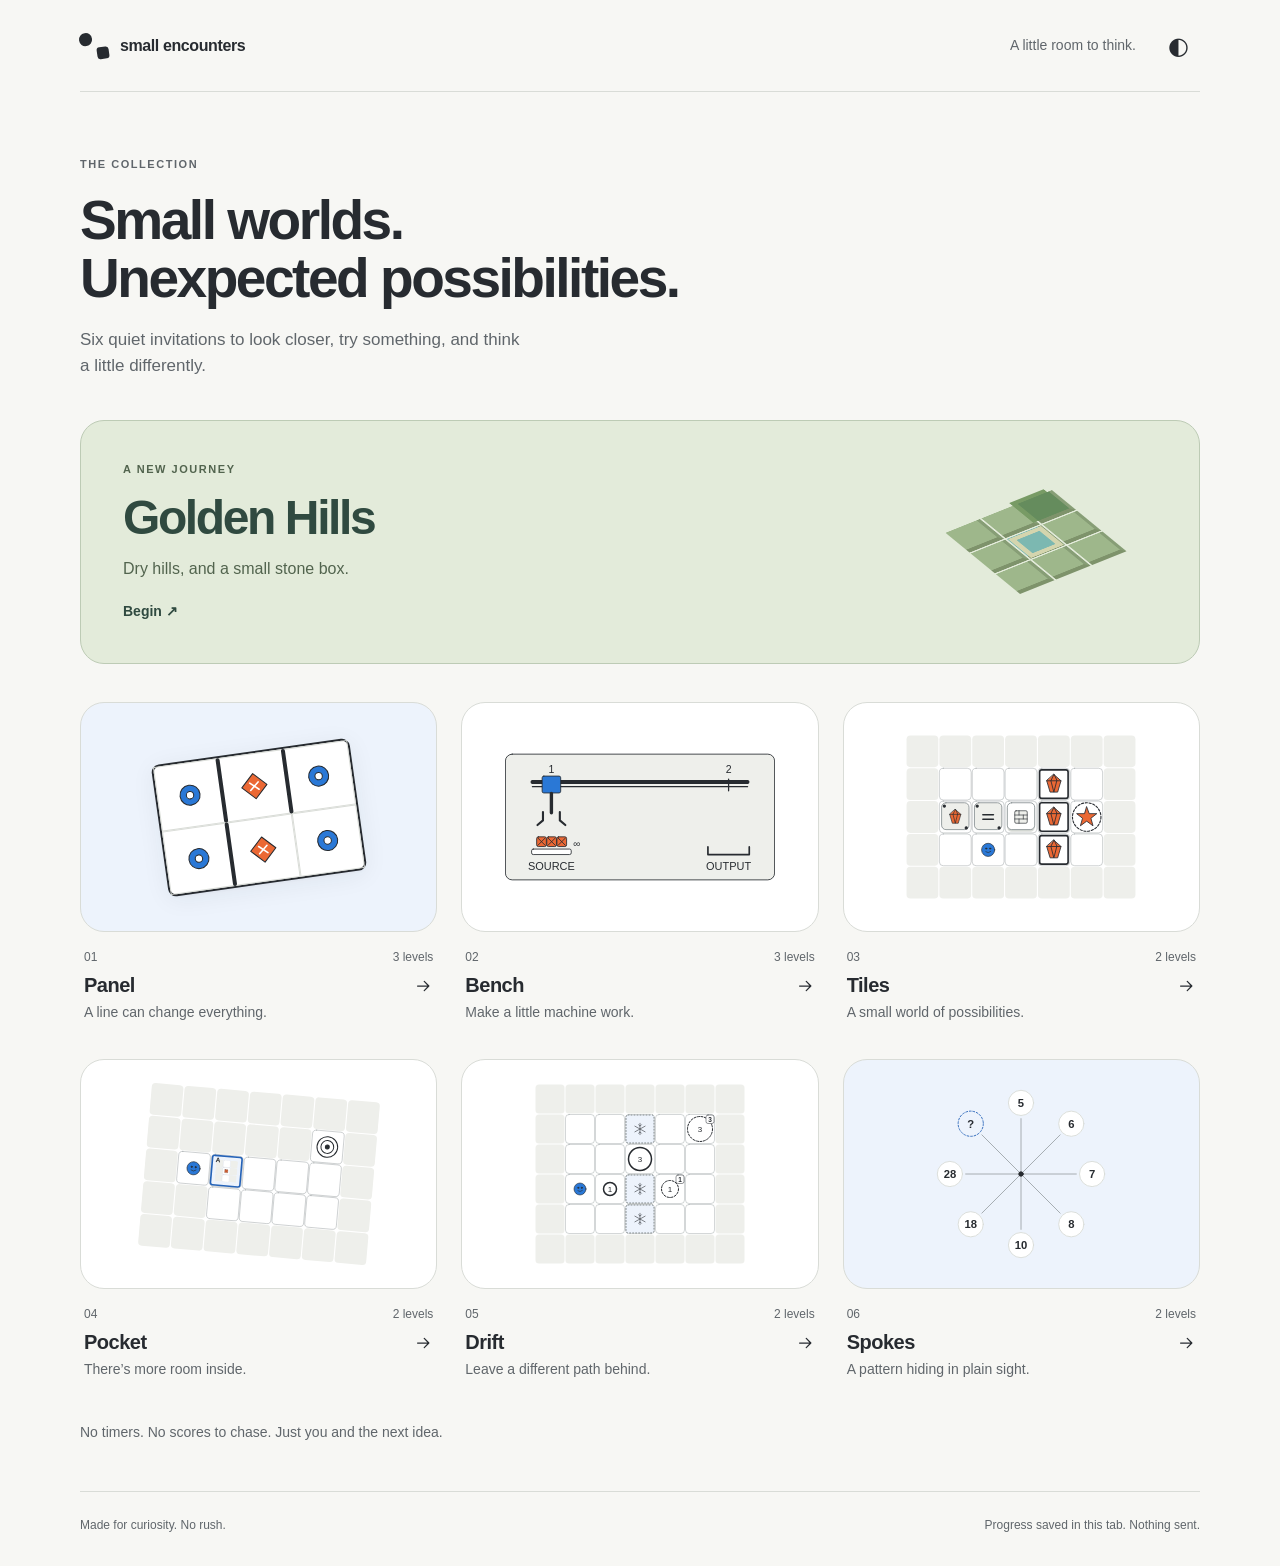
<file: index.html>
<!doctype html>
<html lang="en">
<head>
  <meta charset="utf-8">
  <meta name="viewport" content="width=device-width, initial-scale=1, viewport-fit=cover">
  <meta name="color-scheme" content="light dark">
  <meta name="theme-color" content="#f7f7f4">
  <meta name="description" content="Six small, thoughtful puzzle worlds. Take your time. Try something new.">
  <link rel="icon" href="data:image/svg+xml,%3Csvg xmlns='http://www.w3.org/2000/svg' viewBox='0 0 32 32'%3E%3Crect width='32' height='32' rx='9' fill='%23272b30'/%3E%3Ccircle cx='11' cy='11' r='4' fill='%23ffffff'/%3E%3Crect x='17' y='17' width='8' height='8' rx='2' fill='%23ffffff'/%3E%3C/svg%3E">
  <link rel="stylesheet" href="style.css">
  <title>Small encounters · A puzzle collection</title>
</head>
<body>
  <a class="skip-link" href="#main">Skip to puzzle</a>
  <header class="site-header">
    <a class="brand" href="./" aria-label="Small encounters collection"><span class="brand-mark" aria-hidden="true"><i></i><i></i></span><span>small encounters</span></a>
    <div class="header-actions"><span class="header-note">A little room to think.</span><button id="appearance" class="icon-button" type="button" aria-label="Appearance: system" title="Change appearance"><span aria-hidden="true">◐</span></button></div>
  </header>
  <main id="main" tabindex="-1"><div id="app"></div></main>
  <footer class="site-footer"><span>Made for curiosity. No rush.</span><span id="privacy">No accounts. No tracking.</span></footer>
  <dialog id="help-dialog" aria-labelledby="help-title"><div class="dialog-heading"><h2 id="help-title">How to play</h2><button id="close-help" class="icon-button" aria-label="Close help" type="button">×</button></div><div id="help-content"></div></dialog>
  <noscript><p class="noscript">JavaScript is needed to play these puzzles. No downloads or account required.</p></noscript>
  <script type="module" src="app.mjs"></script>
</body>
</html>
</file>
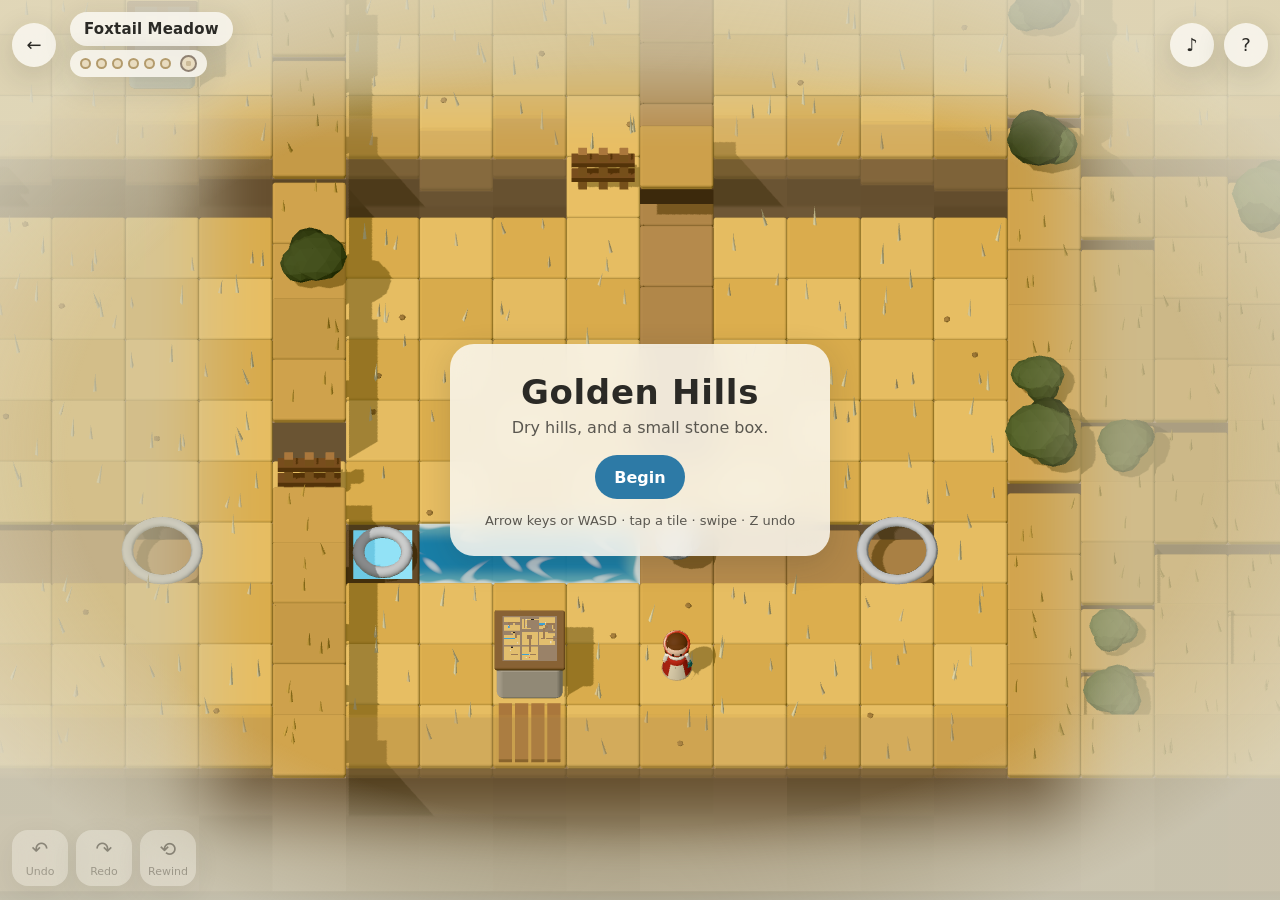
<file: goldenhills/index.html>
<!doctype html>
<html lang="en">
<head>
  <meta charset="utf-8">
  <meta name="viewport" content="width=device-width, initial-scale=1, viewport-fit=cover">
  <meta name="color-scheme" content="light">
  <title>Golden Hills</title>
  <link rel="icon" href="data:image/svg+xml,%3Csvg xmlns='http://www.w3.org/2000/svg' viewBox='0 0 16 16'%3E%3Crect x='2' y='4' width='12' height='10' rx='2' fill='%23d9c9a8'/%3E%3Cpath d='M6 14V10a2 2 0 0 1 4 0v4z' fill='%232e2620'/%3E%3Cpath d='M2 7h12' stroke='%233f9fd0' stroke-width='1.5'/%3E%3C/svg%3E">
  <link rel="stylesheet" href="./style.css">
  <script type="importmap">
    { "imports": {
      "three": "./vendor/three/three.module.js",
      "three/addons/": "./vendor/three/addons/",
      "@sparkjsdev/spark": "./vendor/spark/spark.module.min.js"
    } }
  </script>
</head>
<body>
  <main id="game">
    <div class="fog" aria-hidden="true"></div>
    <canvas id="scene" aria-describedby="status"></canvas>
    <div class="vignette" aria-hidden="true"></div>

    <header class="hud top">
      <a class="chip" id="back" href="../" aria-label="Back to the collection" hidden>←</a>
      <div class="place-wrap">
        <p id="place" class="place" aria-live="polite"></p>
        <div id="pools" class="pools" role="img" aria-label="Pools awake"></div>
      </div>
      <button class="chip" id="sound" type="button" aria-pressed="true" aria-label="Sound">♪</button>
      <button class="chip" id="help-open" type="button" aria-label="How to play">?</button>
    </header>

    <figure id="outside" class="outside" hidden aria-hidden="true"><canvas width="160" height="160"></canvas><figcaption>Outside</figcaption></figure>
    <div id="prompt" class="prompt" hidden></div>
    <p id="status" class="status" role="status" aria-live="polite"></p>

    <nav class="hud bottom" aria-label="Controls">
      <div class="pad" role="group" aria-label="Move">
        <button type="button" data-dir="up" aria-label="Up">▲</button>
        <button type="button" data-dir="left" aria-label="Left">◀</button>
        <button type="button" data-dir="down" aria-label="Down">▼</button>
        <button type="button" data-dir="right" aria-label="Right">▶</button>
      </div>
      <div class="actions">
        <button type="button" id="undo" class="action" aria-label="Undo" aria-keyshortcuts="Z"><i aria-hidden="true">↶</i><span>Undo</span></button>
        <button type="button" id="redo" class="action" aria-label="Redo" aria-keyshortcuts="Shift+Z"><i aria-hidden="true">↷</i><span>Redo</span></button>
        <button type="button" id="rewind" class="action" aria-label="Rewind a clearing" aria-keyshortcuts="R"><i aria-hidden="true">⟲</i><span>Rewind</span></button>
      </div>
    </nav>

    <section id="title" class="card title">
      <h1>Golden Hills</h1>
      <p>Dry hills, and a small stone box.</p>
      <button type="button" id="begin" class="primary">Begin</button>
      <p class="fine">Arrow keys or WASD · tap a tile · swipe · Z undo</p>
    </section>

    <div id="bubble" class="bubble" hidden aria-hidden="true">hi! thanks for the rain!</div>
  </main>

  <dialog id="ending" class="ending" aria-labelledby="ending-title">
    <h2 id="ending-title">You brought the rain back to Golden Hills.</h2>
    <p><a href="https://safii.sloprefinery.ai" target="_blank" rel="noopener">safii.sloprefinery.ai</a></p>
    <form method="dialog"><button id="stay" class="primary" autofocus>Keep walking</button></form>
  </dialog>

  <dialog id="help">
    <h2>How to play</h2>
    <ul>
      <li><b>Move</b> with arrow keys or WASD, by tapping a tile next to you, or by swiping. Tap a farther tile to walk there.</li>
      <li><b>Push</b> stones and boxes by walking into them.</li>
      <li><b>Arches</b> are doorways. Walk into one to go inside.</li>
      <li><b>Undo</b> anything with Z (Shift+Z redoes). <b>Rewind</b> (R) puts a clearing back as it began, even one you finished. Pools you woke stay awake.</li>
    </ul>
    <p>Everything else, the hills will show you.</p>
    <form method="dialog" class="row"><button type="button" id="credits-open">Credits</button><button type="button" id="replay">Start over</button><button class="primary">Close</button></form>
  </dialog>

  <dialog id="rewind-pick" aria-labelledby="rewind-title">
    <h2 id="rewind-title">Rewind which clearing?</h2>
    <p>It goes back as it began. Pools you woke stay awake, and Undo brings it back.</p>
    <ul id="rewind-list" class="pick"></ul>
    <form method="dialog"><button>Cancel</button></form>
  </dialog>

  <dialog id="credits">
    <h2>Golden Hills</h2>
    <p>Made for this collection. Rendering by three.js and Spark (MIT). Every model, texture, sound and note is generated in your browser.</p>
    <form method="dialog"><button class="primary">Close</button></form>
  </dialog>

  <script type="module" src="./app.mjs"></script>
</body>
</html>
</file>
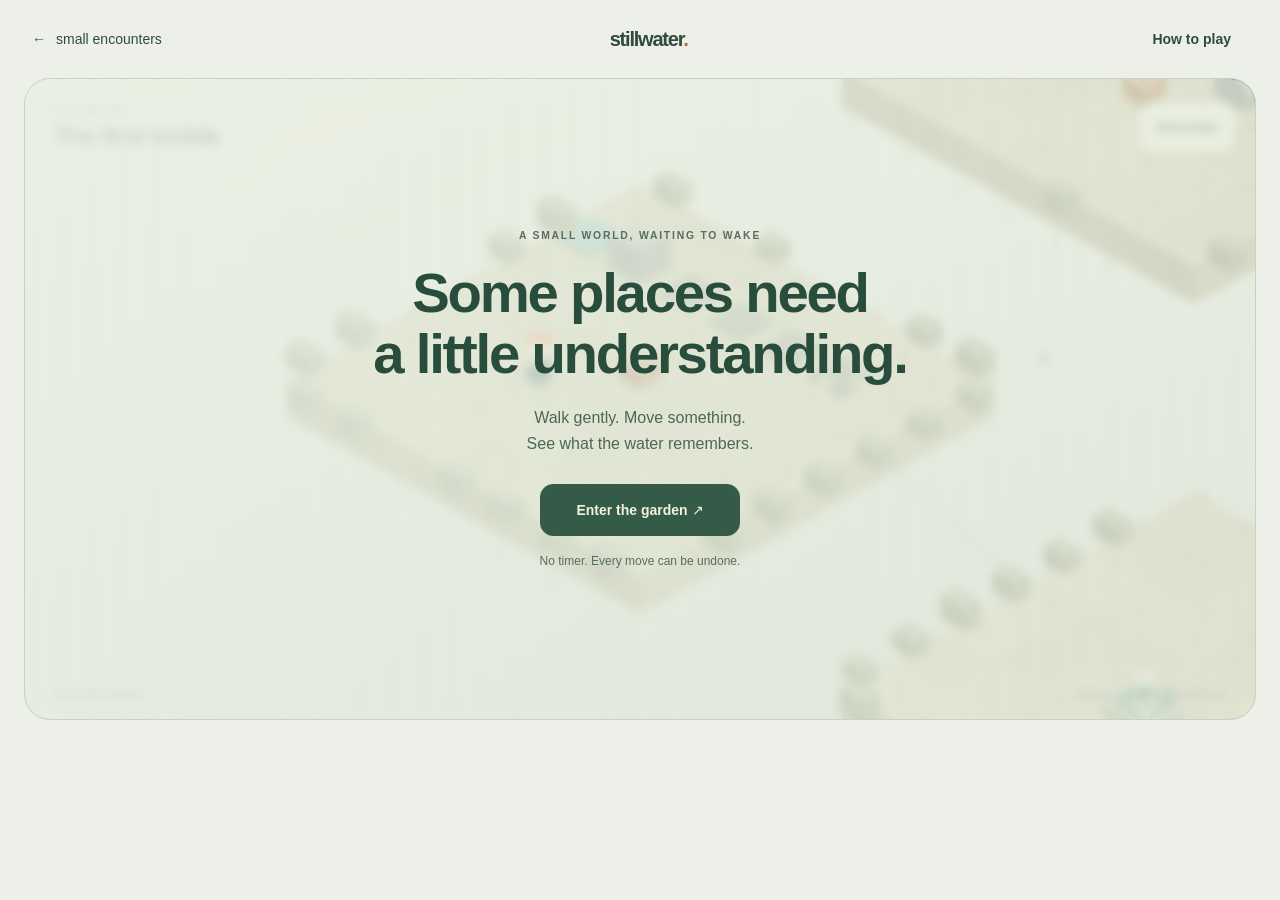
<file: garden.html>
<!doctype html>
<html lang="en">
<head>
  <meta charset="utf-8"><meta name="viewport" content="width=device-width, initial-scale=1, viewport-fit=cover">
  <meta name="theme-color" content="#edf0e8"><meta name="description" content="A small world, waiting to wake. An impossible garden to explore and restore.">
  <title>Stillwater · Small encounters</title><link rel="stylesheet" href="garden.css">
  <link rel="icon" href="data:image/svg+xml,%3Csvg xmlns='http://www.w3.org/2000/svg' viewBox='0 0 32 32'%3E%3Crect width='32' height='32' rx='9' fill='%2338564b'/%3E%3Cpath d='M16 25V12M16 17Q4 17 7 7Q18 7 16 17M16 20Q28 18 26 10Q16 10 16 20' fill='%23dce6bb'/%3E%3C/svg%3E">
</head>
<body>
  <a class="skip" href="#controls">Skip to controls</a>
  <header><a href="./" class="collection-link" aria-label="Back to puzzle collection">← <span>small encounters</span></a><span class="wordmark">stillwater<span class="wordmark-dot">.</span></span><button id="help" class="quiet">How to play</button></header>
  <main>
    <section class="world-shell" aria-label="Garden workspace">
      <div class="place-heading"><div><p class="eyebrow" id="chapter">A LIVING PUZZLE</p><h1 id="place">Stillwater</h1></div><button id="overview" class="quiet" aria-pressed="false">Overview</button></div>
      <canvas id="world" role="img" aria-label="An elevated garden. Use the board description for its current state."></canvas>
      <div class="world-caption"><span id="location">Outside</span><span id="save-status">Progress stays in this tab</span></div>
      <section id="welcome" class="welcome"><p class="eyebrow">A SMALL WORLD, WAITING TO WAKE</p><h2>Some places need<br>a little understanding.</h2><p>Walk gently. Move something.<br>See what the water remembers.</p><button id="begin" class="primary">Enter the garden <span aria-hidden="true">↗</span></button><span class="welcome-note">No timer. Every move can be undone.</span></section>
      <section id="ending" class="welcome ending" hidden><p class="eyebrow">IT WAS ALWAYS ONE GARDEN</p><h2>Everything<br>finds its way.</h2><p>The little changes were connected.<br>You brought the world back to life.</p><button id="linger" class="primary">Stay a little longer</button><button id="again" class="quiet">Begin again</button><a href="./">Back to collection</a></section>
    </section>
    <section class="bottom-bar" id="controls" aria-label="Garden controls">
      <div class="objective"><p id="objective">Bring a little life to the garden.</p><p id="status" role="status" aria-live="polite" aria-atomic="true"></p></div>
      <div class="movement"><div class="dpad" role="group" aria-label="Move"><button id="up" aria-label="Move north" title="North · W / ↑">↗</button><button id="left" aria-label="Move west" title="West · A / ←">↖</button><button id="down" aria-label="Move south" title="South · S / ↓">↙</button><button id="right" aria-label="Move east" title="East · D / →">↘</button></div><div id="enter-actions"></div><span class="keyboard-note">WASD / arrow keys</span></div>
      <div class="recovery"><button id="undo" class="quiet">↶ <span>Undo</span></button><button id="redo" class="quiet">↷ <span>Redo</span></button><button id="recover" class="quiet">↺ <span>Restore clearing</span></button><button id="describe" class="quiet">Board details</button></div>
    </section>
  </main>
  <dialog id="dialog" aria-labelledby="dialog-title"><div class="dialog-top"><h2 id="dialog-title">How to play</h2><button id="close-dialog" aria-label="Close dialog">×</button></div><div id="dialog-content"></div></dialog>
  <noscript>This garden needs JavaScript. No account, download or installation required.</noscript>
  <script type="module" src="garden-app.mjs"></script>
</body>
</html>
</file>
<file: style.css>
:root {
  color-scheme: light;
  font: 16px/1.5 -apple-system, BlinkMacSystemFont, 'Segoe UI', sans-serif;
  --page: #f7f7f4; --paper: #fff; --wash: #eeefeb; --raised: #fff;
  --ink: #272b30; --muted: #60666b; --line: #d9dcd7; --strong-line: #838b8e;
  --a: #2a78d6; --b: #eb6834; --accent: #2563b8; --accent-wash: #edf3fc;
  --focus: #2563b8; --success: #286549; --notice: #8b491c;
  --shadow: 0 4px 24px #202b3210, 0 1px 3px #202b3208;
  --radius: 24px; --gutter: clamp(12px, 3vw, 32px);
  color: var(--ink); background: var(--page);
  -webkit-font-smoothing: antialiased; font-optical-sizing: auto;
}
:root[data-theme='dark'] {
  color-scheme: dark;
  --page: #17191b; --paper: #212427; --wash: #2c3033; --raised: #303539;
  --ink: #f1f2ed; --muted: #b3b9ba; --line: #3d4346; --strong-line: #899497;
  --a: #3987e5; --b: #d95926; --accent: #99c5ff; --accent-wash: #25374c;
  --focus: #a4caff; --success: #a3d6b7; --notice: #f5bc8a;
  --shadow: 0 4px 24px #0002, 0 1px 3px #0002;
}
@media (prefers-color-scheme: dark) {
  :root:not([data-theme='light']) {
    color-scheme: dark;
    --page: #17191b; --paper: #212427; --wash: #2c3033; --raised: #303539;
    --ink: #f1f2ed; --muted: #b3b9ba; --line: #3d4346; --strong-line: #899497;
    --a: #3987e5; --b: #d95926; --accent: #99c5ff; --accent-wash: #25374c;
    --focus: #a4caff; --success: #a3d6b7; --notice: #f5bc8a;
    --shadow: 0 4px 24px #0002, 0 1px 3px #0002;
  }
}
* { box-sizing: border-box; }
[hidden] { display: none !important; }
body { margin: 0; }
button, input, select { font: inherit; }
button, a, input, select { -webkit-tap-highlight-color: transparent; }
button, select { touch-action: manipulation; }
button { color: inherit; cursor: pointer; }
button, select, input { border: 1px solid var(--line); background: var(--paper); border-radius: 12px; min-height: 44px; }
button { display: inline-flex; align-items: center; justify-content: center; gap: 8px; padding: 10px 16px; font-size: .875rem; font-weight: 550; transition: background 120ms, border-color 120ms, box-shadow 120ms; }
button:not(:disabled):hover { background: var(--wash); border-color: var(--strong-line); }
button:not(:disabled):active { background: var(--line); }
button:disabled { opacity: .4; cursor: default; }
button .icon { width: 20px; height: 20px; flex: 0 0 auto; }
select { color: var(--ink); padding: 8px 32px 8px 12px; max-width: 100%; }
input { color: var(--ink); padding: 10px 14px; }
a { color: inherit; text-underline-offset: 4px; }
a, button, input, select, [tabindex] { scroll-margin: 24px; }
:focus-visible { outline: 3px solid var(--focus); outline-offset: 4px; }
#page-title:focus, #main:focus { outline: none; }
h1, h2, h3, p { margin: 0; }
h1, h2, h3 { line-height: 1.15; }
h1 { font-size: clamp(2rem, 4vw, 2.6rem); letter-spacing: -.045em; font-weight: 650; }
h2 { font-size: 1.25rem; letter-spacing: -.025em; font-weight: 600; }
h3 { font-size: .875rem; font-weight: 650; letter-spacing: -.01em; }
p + p { margin-top: 12px; }
figure { margin: 0; min-width: 0; }
figcaption { font-size: .875rem; color: var(--muted); margin-top: 8px; text-align: center; }
fieldset { min-width: 0; border: 0; padding: 0; margin: 0; }
legend { font-size: .875rem; font-weight: 600; margin-bottom: 8px; padding: 0; }
hr { border: 0; border-top: 1px solid var(--line); margin: 24px 0; }
.eyebrow { font-size: .6875rem; letter-spacing: .14em; font-weight: 650; color: var(--muted); }
.caption, .instruction, .task { color: var(--muted); }
.caption, .keyboard-hint { font-size: .875rem; }
.primary-button, .primary-link { background: var(--ink); color: var(--paper); border: 1px solid var(--ink); border-radius: 12px; min-height: 48px; padding: 12px 22px; font-size: .875rem; font-weight: 600; text-decoration: none; display: inline-flex; align-items: center; justify-content: center; gap: 8px; }
.primary-button:not(:disabled):hover, .primary-link:hover { background: var(--muted); border-color: var(--muted); }
.primary-button .drawing { stroke: var(--paper); }
.secondary-button { background: var(--accent-wash); color: var(--accent); border-color: transparent; }
.tool-button, .text-button, .quiet-button { background: transparent; border-color: transparent; }
.text-button { padding: 10px 0; color: var(--accent); justify-content: flex-start; }
.icon-button { width: 44px; height: 44px; padding: 0; font-size: 24px; background: transparent; border-color: transparent; }
.skip-link { position: fixed; top: -80px; left: 16px; z-index: 10; padding: 12px 20px; background: var(--paper); border: 2px solid var(--ink); border-radius: 12px; }
.skip-link:focus { top: 12px; }
.site-header, #main, .site-footer { width: min(1120px, 100% - var(--gutter) * 2); margin-inline: auto; }
.site-header { display: flex; justify-content: space-between; align-items: center; min-height: 92px; border-bottom: 1px solid var(--line); gap: 16px; }
.brand { display: inline-flex; align-items: center; gap: 12px; text-decoration: none; min-height: 44px; font-size: 1rem; font-weight: 650; letter-spacing: -.025em; white-space: nowrap; }
.brand-mark { display: grid; width: 28px; height: 28px; grid-template: 1fr 1fr / 1fr 1fr; gap: 3px; transform: rotate(-8deg); }
.brand-mark i { display: block; background: var(--ink); border-radius: 50%; }
.brand-mark i + i { grid-area: 2 / 2; border-radius: 3px; }
.header-actions { display: flex; gap: 20px; align-items: center; flex-shrink: 0; }
.brand { min-width: 0; white-space: normal; }
.brand-mark { flex-shrink: 0; }
.play-topbar, .play-heading, .recovery, .playback { flex-wrap: wrap; }
.play-heading > div, .support-rail { min-width: 0; }
.level-picker { max-width: 100%; flex-wrap: wrap; }
.support-rail p { overflow-wrap: anywhere; }
.header-note { color: var(--muted); font-size: .875rem; }
.site-footer { margin-top: 48px; padding: 24px 0 32px; border-top: 1px solid var(--line); display: flex; justify-content: space-between; flex-wrap: wrap; gap: 8px 24px; color: var(--muted); font-size: .75rem; }
.collection-intro { padding: 64px 0 42px; }
.collection-intro h1 { font-size: clamp(2.3rem, 4.3vw, 3.6rem); line-height: 1.06; margin-top: 18px; white-space: pre-line; }
.collection-copy { color: var(--muted); max-width: 440px; margin-top: 20px; font-size: 1.0625rem; }
.journey-feature { display: flex; align-items: center; justify-content: space-between; gap: 24px; padding: 36px 42px; margin-bottom: 38px; border: 1px solid #bdcbb5; border-radius: 24px; background: #e3ebda; color: #304a40; text-decoration: none; overflow: hidden; }
.journey-feature h2 { font-size: clamp(2rem, 4vw, 3rem); margin: 12px 0; letter-spacing: -.05em; }
.journey-feature p:not(.eyebrow) { color: #52644e; max-width: 340px; }
.journey-feature .eyebrow { color: #52644e; }
.journey-cta { display: inline-block; font-size: .875rem; font-weight: 600; margin-top: 20px; }
.journey-preview { display: grid; grid-template-columns: repeat(3, 42px); gap: 2px; transform: rotateX(55deg) rotateZ(-35deg); margin: 20px 56px; }
.journey-preview i { height: 42px; background: #9eb78b; border-bottom: 6px solid #7e936b; border-right: 4px solid #879e76; }
.journey-preview .spring { background: #7cb8b1; outline: 6px solid #d4d5ae; outline-offset: -7px; }
.journey-preview .plant { background: #658c5d; box-shadow: -6px -6px 0 #789b65; }
@media (max-width: 700px) { .journey-feature { padding: 24px; gap: 8px; }.journey-preview { grid-template-columns: repeat(3, 25px); margin: 0 0 0 8px; }.journey-preview i { height: 25px; }.journey-feature p:not(.eyebrow) { font-size: .875rem; } }
.collection-grid { display: grid; grid-template-columns: repeat(3, minmax(0, 1fr)); gap: 36px 24px; }
.collection-card { min-width: 0; display: block; text-decoration: none; border-radius: var(--radius); }
.card-art { height: 230px; display: flex; align-items: center; justify-content: center; overflow: hidden; padding: 24px; border: 1px solid var(--line); border-radius: var(--radius); background: var(--paper); transition: box-shadow 160ms, border-color 160ms; }
.collection-card:hover .card-art { box-shadow: var(--shadow); border-color: var(--strong-line); }
.card-art > .drawing { height: 100%; max-width: 270px; }
.card-art > .spatial-board { max-width: 230px; }
.card-panel .card-art { background: var(--accent-wash); }
.card-panel .partition-board { width: 200px; transform: rotate(-8deg); box-shadow: var(--shadow); }
.card-pocket .card-art > .drawing { transform: rotate(5deg); }
.card-spokes .card-art { background: var(--accent-wash); }
.card-meta { display: flex; align-items: center; justify-content: space-between; margin: 16px 4px 8px; color: var(--muted); font-size: .75rem; }
.card-number { font-variant-numeric: tabular-nums; }
.card-title { display: flex; align-items: center; justify-content: space-between; gap: 12px; margin-inline: 4px; }
.card-title .icon { width: 20px; height: 20px; color: var(--muted); }
.collection-card > p { margin: 5px 4px 0; color: var(--muted); font-size: .875rem; }
.collection-note { margin: 42px 0 12px; font-size: .875rem; color: var(--muted); }
.play-topbar { display: flex; align-items: center; gap: 16px; padding: 20px 0; }
.back-link { display: inline-flex; gap: 8px; align-items: center; min-height: 44px; font-size: .875rem; text-decoration: none; color: var(--muted); }
.back-link .icon { width: 18px; height: 18px; }
.play-topbar select { margin-left: auto; font-size: .875rem; background: transparent; border-color: transparent; }
body[data-view='play'] .site-header { min-height: 72px; }
body[data-view='play'] .play-topbar { padding-block: 10px 14px; }
.play-heading { display: flex; justify-content: space-between; align-items: center; gap: 20px; padding: 0 0 24px; }
.task { margin-top: 8px; font-size: .9375rem; }
.level-picker { display: flex; gap: 4px; align-items: center; flex-shrink: 0; }
.level-caption { font-size: .75rem; color: var(--muted); margin-right: 12px; }
.level { width: 44px; padding: 0; border-color: transparent; background: transparent; border-radius: 50%; }
.level.selected { background: var(--ink); color: var(--paper); }
.condition-label { font-size: .875rem; color: var(--notice); margin: -8px 0 16px; }
.workspace { display: grid; grid-template-columns: minmax(0, 1fr) 250px; align-items: start; gap: 24px; }
.board-stage, .workbench, .spatial-stage, .spokes-stage { background: var(--paper); border: 1px solid var(--line); border-radius: var(--radius); padding: 28px; box-shadow: var(--shadow); min-width: 0; }
.support-rail { padding: 20px 0 16px 8px; }
.support-rail h3 { margin-bottom: 16px; }
.support-rail p { font-size: .875rem; color: var(--muted); }
.support-rail .instruction { margin-top: 18px; }
.action-dock { display: flex; align-items: center; gap: 20px; margin-top: 16px; min-height: 64px; }
.recovery { display: flex; flex-shrink: 0; gap: 2px; }
.recovery .tool-button { padding-inline: 12px; }
.feedback { color: var(--muted); font-size: .875rem; min-height: 1.5em; }
.feedback[data-tone='success'] { color: var(--success); }
.feedback[data-tone='notice'] { color: var(--notice); }
.completion { display: flex; flex-wrap: wrap; gap: 12px; align-items: center; padding: 20px 24px; margin-top: 12px; border: 1px solid var(--line); border-radius: 18px; background: var(--paper); }
.completion > div { display: flex; align-items: center; gap: 12px; margin-right: auto; }
.completion h2 { font-size: 1.125rem; }
.success-mark { display: grid; place-items: center; width: 32px; height: 32px; border: 1px solid var(--success); border-radius: 50%; color: var(--success); }
.partition-board { container-type: size; --cell-width: calc(100cqw / var(--columns)); --cell-height: calc(100cqh / var(--rows)); position: relative; width: min(100%, 400px); display: grid; grid-template-columns: repeat(var(--columns), 1fr); grid-template-rows: repeat(var(--rows), 1fr); border: 2px solid var(--ink); border-radius: 8px; background: var(--paper); margin-inline: auto; }
.panel-cell { display: grid; place-items: center; min-width: 0; border: .5px solid var(--line); }
.panel-cell .token { width: 50%; max-width: 60px; }
.panel-edge { position: absolute; width: 44px; height: 44px; min-height: 44px; padding: 0; transform: translate(-50%, -50%); border: 0; background: transparent; border-radius: 8px; z-index: 1; }
.panel-edge::after { content: ''; position: absolute; pointer-events: none; border-radius: 3px; background: var(--strong-line); }
.panel-edge.vertical::after { width: 3px; height: 24px; left: 20px; top: 10px; }
.panel-edge.horizontal::after { height: 3px; width: 24px; top: 20px; left: 10px; }
.panel-edge[aria-pressed='true']::after { background: var(--ink); }
.panel-edge.vertical[aria-pressed='true']::after { width: 6px; height: var(--cell-height); left: 19px; top: calc((44px - var(--cell-height)) / 2); }
.panel-edge.horizontal[aria-pressed='true']::after { height: 6px; width: var(--cell-width); top: 19px; left: calc((44px - var(--cell-width)) / 2); }
button.panel-edge:not(:disabled):hover { background: var(--accent-wash); }
.panel-edge:focus-visible { outline-offset: 0; }
.board-stage > .action-dock, .spatial-stage > .action-dock, .workbench > .action-dock, .spokes-stage > .action-dock { flex-direction: column; gap: 6px; border-top: 1px solid var(--line); padding-top: 10px; margin-top: 16px; min-height: 44px; }
.action-dock .feedback:empty { display: none; }
.spoke-pairs { margin-top: 12px; font-variant-numeric: tabular-nums; }
.spoke-pairs p { padding: 10px; border-bottom: 1px solid var(--line); }
.spoke-pairs + h3, .support-rail p + h3 { margin-top: 24px; }
.panel-bottom { display: flex; justify-content: space-between; align-items: center; flex-wrap: wrap; gap: 12px; padding-top: 24px; }
.panel-examples { display: flex; gap: 16px; margin-top: 20px; }
.panel-examples figure { flex: 1; }
.panel-examples .partition-board { border-width: 1px; border-radius: 4px; }
.partition-board[role='img'] .panel-edge { pointer-events: none; }
.partition-board[role='img'] .panel-edge:not([aria-pressed='true'])::after { display: none; }
.partition-board[role='img'] .panel-edge.vertical[aria-pressed='true']::after { width: 4px; left: 20px; }
.partition-board[role='img'] .panel-edge.horizontal[aria-pressed='true']::after { height: 4px; top: 20px; }
.workbench { padding: 24px; }
.machine-art .machine { max-width: 500px; margin-inline: auto; }
#machine-count { text-align: center; margin: 8px 0 24px; }
.tape { display: flex; gap: 8px; padding: 10px; border-radius: 16px; background: var(--wash); }
.tape-slot { position: relative; flex: 1; min-width: 0; flex-direction: column; gap: 4px; padding: 8px 2px; background: var(--paper); border-color: transparent; }
.tape-slot .icon { width: 28px; height: 28px; }
.slot-number { color: var(--muted); font-size: .6875rem; font-variant-numeric: tabular-nums; }
.slot-label { font-size: .75rem; text-transform: capitalize; }
.tape-slot[aria-pressed='true'] { box-shadow: inset 0 0 0 2px var(--accent); }
.tape-slot.executing::before { content: ''; position: absolute; left: calc(50% - 5px); top: -12px; border-left: 5px solid transparent; border-right: 5px solid transparent; border-top: 7px solid var(--ink); }
.tape-caption { font-size: .75rem; color: var(--muted); text-align: center; margin: 10px 0 18px; }
.command-palette { display: flex; justify-content: center; gap: 8px; }
.command-button { flex: 1; max-width: 100px; flex-direction: column; gap: 6px; padding: 10px 4px; text-transform: capitalize; border-color: transparent; }
.command-button .icon { width: 26px; height: 26px; }
.command-button[aria-pressed='true'] { background: var(--accent-wash); color: var(--accent); }
.playback { display: flex; justify-content: center; gap: 8px; margin-top: 20px; }
.spatial-stage { padding: 18px 24px; }
.board-context { text-align: center; color: var(--muted); font-size: .8125rem; min-height: 24px; margin-bottom: 12px; display: flex; gap: 8px; align-items: center; justify-content: center; }
.board-context strong { color: var(--ink); font-weight: 600; }
.spatial-art > .spatial-board { width: 100%; max-height: 320px; margin-inline: auto; }
.spatial-input { display: flex; flex-wrap: wrap; justify-content: center; align-items: center; gap: 12px 20px; margin-top: 16px; }
.direction-pad { display: grid; grid-template: 48px 48px / repeat(3, 48px); gap: 5px; }
.direction { padding: 0; background: var(--wash); border-color: transparent; border-bottom: 3px solid var(--line); }
.direction .icon { width: 24px; height: 24px; }
.direction.up { grid-area: 1 / 2; }
.direction.left { grid-area: 2 / 1; }
.direction.down { grid-area: 2 / 2; }
.direction.right { grid-area: 2 / 3; }
.keyboard-hint { color: var(--muted); }
.entry-options { display: flex; flex-wrap: wrap; gap: 8px; }
.entry-options:empty { display: none; }
.room-overview { display: flex; justify-content: center; gap: 16px; margin-top: 12px; }
.room-overview .room-preview { width: 118px; flex-direction: column; gap: 4px; padding: 4px; border-color: transparent; background: transparent; }
.room-overview .drawing { height: 96px; }
.room-overview .room-preview > span { font-size: .75rem; color: var(--muted); }
.pocket-stage .spatial-art > .drawing { max-height: 270px; }
.law { display: flex; align-items: center; gap: 6px; padding: 10px 0; border-bottom: 1px solid var(--line); }
.law .puzzle-mark { width: 30px; height: 30px; }
.law > span { margin-left: auto; max-width: 94px; font-size: .75rem; color: var(--muted); }
.drift-legend { display: flex; gap: 24px; margin-bottom: 20px; }
.drift-legend .puzzle-mark { height: 40px; width: 40px; margin: auto; }
.workspace-archive { display: block; border: 1px solid var(--line); border-radius: var(--radius); background: var(--paper); padding: 24px; box-shadow: var(--shadow); }
.archive-tabs { display: flex; gap: 4px; background: var(--wash); padding: 4px; border-radius: 14px; width: fit-content; margin-bottom: 24px; }
.archive-tab { background: transparent; border-color: transparent; min-width: 110px; }
.archive-tab[aria-selected='true'] { background: var(--paper); box-shadow: 0 1px 4px #0001; }
.scene-pane { display: grid; grid-template-columns: minmax(0, 1.2fr) minmax(0, 1fr); gap: 20px 40px; align-items: start; }
.incident h3 { margin-bottom: 16px; }
.scene-caption { text-align: center; margin-top: 8px; }
.incident .gate-scene { max-width: 470px; margin: auto; }
.scene-facts h3 { margin-bottom: 12px; }
.people-row { display: flex; gap: 20px; }
.people-row figure { flex: 1; max-width: 90px; }
.people-row .portrait { height: 78px; }
.roster .caption { margin-top: 12px; }
.appointment { margin-top: 22px; padding-top: 18px; border-top: 1px solid var(--line); }
.address-card { display: flex; gap: 16px; max-width: 360px; }
.address-card figure { flex: 1; }
.address-card .drawing { height: 64px; }
.scene-pane > button { justify-self: start; }
.finding { max-width: 360px; }
.records-pane { display: grid; grid-template-columns: minmax(0, 1fr) minmax(0, 1.1fr); gap: 32px; }
.query-composer h3, .evidence-viewer h3, .report-form > h3 { margin-bottom: 20px; }
.choice-group + .choice-group { margin-top: 16px; }
.choice-row { display: flex; gap: 8px; }
.visual-choice { flex: 1; position: relative; min-width: 0; cursor: pointer; }
.visual-choice input { position: absolute; width: 1px; height: 1px; min-height: 0; opacity: 0; }
.choice-face { display: flex; flex-direction: column; align-items: center; gap: 5px; padding: 8px; border: 1px solid var(--line); border-radius: 12px; background: var(--paper); min-height: 44px; }
.choice-face > .drawing { height: 49px; max-width: 68px; }
.choice-face > span { font-size: .8125rem; text-align: center; }
.visual-choice input:checked + .choice-face { border-color: var(--accent); box-shadow: inset 0 0 0 1px var(--accent); background: var(--accent-wash); }
.visual-choice input:focus-visible + .choice-face { outline: 3px solid var(--focus); outline-offset: 3px; }
.visual-choice:hover .choice-face { border-color: var(--strong-line); }
.query-composer > button { margin-top: 20px; width: 100%; }
.query-feedback { font-size: .875rem; color: var(--muted); min-height: 1.5em; margin-top: 10px; }
.evidence-viewer { padding: 20px; border-radius: 16px; background: var(--wash); }
.record-picker, .frame-picker { display: flex; flex-wrap: wrap; gap: 4px; margin-bottom: 16px; }
.record-button, .frame-picker button { padding-inline: 12px; background: transparent; border-color: transparent; }
.record-button.selected, .frame-picker button.selected { background: var(--paper); border-color: var(--strong-line); }
.evidence-body .gate-scene { margin: auto; max-width: 430px; }
.empty-evidence { min-height: 240px; display: flex; flex-direction: column; justify-content: center; align-items: center; text-align: center; gap: 12px; color: var(--muted); }
.empty-evidence .icon { width: 40px; height: 40px; }
.receipt-portrait .portrait { width: 110px; margin: 24px auto; }
.evidence-body .address-card { margin: 24px auto; }
.directory { grid-column: 1 / -1; display: flex; flex-wrap: wrap; gap: 24px; border-top: 1px solid var(--line); padding-top: 20px; }
.directory h3 { width: 100%; }
.directory .address-card { width: 260px; }
.report-form { max-width: 620px; }
.report-form .choice-face > .portrait { height: 80px; max-width: 90px; }
.report-form .choice-face > .gate-scene { height: auto; max-width: 250px; }
.report-form .choice-group + .choice-group { margin-top: 24px; }
.report-form > button { margin-top: 24px; }
.report-pane > .text-button { margin-top: 8px; }
.spokes-art { width: min(100%, 390px); margin: auto; }
.spokes-form { display: flex; align-items: end; justify-content: center; gap: 12px; margin-top: 20px; }
.spokes-form label { display: flex; flex-direction: column; gap: 7px; font-size: .875rem; color: var(--muted); }
.spokes-form input { width: 120px; font-size: 1.25rem; font-variant-numeric: tabular-nums; height: 48px; }
.spokes-explanation { margin-top: 16px; font-size: .875rem; color: var(--muted); }
.spokes-explanation summary { cursor: pointer; min-height: 44px; align-content: center; color: var(--accent); }
.drawing { display: block; width: 100%; height: auto; stroke: var(--ink); stroke-width: 2; stroke-linecap: round; stroke-linejoin: round; fill: none; }
.drawing text { fill: var(--ink); stroke: none; font-family: inherit; }
.paper { fill: var(--paper); }
.wash { fill: var(--wash); }
.ink-fill { fill: var(--ink); }
.type-a, .arm-head { fill: var(--a); }
.type-b, .crate { fill: var(--b); }
.cutout { stroke: var(--paper); stroke-width: 3; }
.board-floor { fill: var(--paper); stroke: var(--strong-line); }
.board-wall { fill: var(--wash); stroke: none; }
.rule-tile { fill: var(--raised); stroke: var(--strong-line); }
.tile-shadow { fill: var(--line); stroke: none; }
.fixed-tile { fill: var(--wash); }
.room-shell { fill: var(--accent-wash); stroke: var(--accent); }
.snow-patch { fill: var(--accent-wash); stroke: var(--strong-line); stroke-dasharray: 2 4; }
.snowball { fill: var(--raised); }
.goal-label { fill: var(--paper); stroke: var(--ink); }
.spoke-line { stroke: var(--strong-line); stroke-width: 1.5; }
.spoke-node { fill: var(--paper); stroke: var(--line); }
.spoke-unknown { fill: var(--accent-wash); stroke: var(--accent); stroke-dasharray: 4 4; }
.spoke-value { font-variant-numeric: tabular-nums; font-size: 25px; font-weight: 550; }
dialog { width: min(620px, calc(100% - 32px)); max-height: calc(100dvh - 40px); padding: 28px; border: 1px solid var(--line); border-radius: 24px; background: var(--paper); color: var(--ink); box-shadow: 0 24px 100px #0003; }
dialog::backdrop { background: #13191f66; }
.dialog-heading { display: flex; justify-content: space-between; align-items: center; gap: 12px; margin-bottom: 20px; }
.dialog-heading h2 { font-size: 1.375rem; }
.dialog-heading button { flex: 0 0 auto; }
#help-content p { color: var(--muted); }
#help-content h3 { margin-bottom: 12px; }
#help-content ul { padding-left: 20px; }
#help-content li + li { margin-top: 8px; }
.help-legend { display: flex; flex-wrap: wrap; gap: 16px; margin-top: 20px; }
.help-legend .puzzle-mark { width: 48px; height: 48px; }
.gate-reference-grid { display: grid; grid-template-columns: 1fr 1fr; gap: 20px; margin-bottom: 24px; }
.noscript { margin: 32px; }
@media (max-width: 900px) {
  .workspace { grid-template-columns: minmax(0, 1fr) 210px; gap: 20px; }
  .collection-grid { gap: 28px 18px; }
  .card-art { height: 195px; padding: 18px; }
  .level-caption { display: none; }
  .board-stage, .workbench { padding: 20px; }
  .scene-pane { gap: 20px; }
}
@media (max-width: 700px) {
  .site-header { min-height: 72px; }
  body[data-view='play'] .site-header { min-height: 64px; }
  .header-note { display: none; }
  .collection-intro { padding: 38px 0 30px; }
  .collection-grid { grid-template-columns: repeat(2, minmax(0, 1fr)); gap: 28px 16px; }
  .card-art { height: 180px; padding: 18px; border-radius: 18px; }
  .card-title h2 { font-size: 1.125rem; }
  .card-title .icon { width: 16px; }
  .card-meta { font-size: .6875rem; }
  .collection-copy { max-width: 370px; }
  .workspace { grid-template-columns: minmax(0, 1fr); gap: 16px; }
  .support-rail { padding: 8px 4px 0; }
  .support-rail h3 { margin-bottom: 8px; }
  .support-rail .instruction { margin-top: 8px; }
  .play-topbar { padding: 10px 0 14px; gap: 8px; }
  .play-topbar .tool-button { padding-inline: 8px; }
  .play-topbar select { max-width: 110px; }
  .play-topbar #help .icon { display: none; }
  .play-heading { align-items: start; gap: 10px; padding-bottom: 20px; }
  .play-heading h1 { font-size: 2rem; }
  .task { font-size: .875rem; max-width: 260px; }
  .level-picker { gap: 0; }
  .level { width: 44px; height: 44px; }
  .board-stage, .spatial-stage, .spokes-stage { padding: 16px; border-radius: 20px; }
  .spatial-art > .spatial-board { max-height: 310px; }
  .spatial-input { margin-top: 12px; gap: 12px; }
  .keyboard-hint { display: none; }
  .board-context { margin-bottom: 8px; }
  .workspace-tiles, .workspace-pocket, .workspace-drift { gap: 0; }
  .workspace-tiles .support-rail, .workspace-pocket .support-rail, .workspace-drift .support-rail, .workspace-bench .support-rail { margin-top: 16px; }
  .state-guide { display: flex; flex-wrap: wrap; gap: 8px 16px; align-items: center; }
  .law { border: none; padding: 0; gap: 3px; }
  .law > span { max-width: none; }
  .law .puzzle-mark { width: 24px; height: 24px; }
  .support-rail .drift-legend { margin: 0; }
  .drift-legend figure { display: flex; align-items: center; gap: 6px; }
  .drift-legend .puzzle-mark { width: 28px; height: 28px; }
  .drift-legend figcaption { margin: 0; font-size: .8125rem; }
  .workspace-panel .support-rail { display: grid; grid-template-columns: 1fr 1fr; gap: 8px 16px; }
  .workspace-panel .support-rail h3 { grid-column: 1; margin: 0; }
  .workspace-panel .support-rail .instruction { grid-column: 1; margin: 0; }
  .panel-examples { grid-column: 2; grid-row: 1 / 3; margin: 0; gap: 12px; align-items: center; }
  .panel-examples figcaption { font-size: .6875rem; }
  .panel-bottom { padding-top: 18px; }
  .panel-bottom .caption { font-size: .8125rem; }
  .panel-bottom .primary-button { padding-inline: 16px; }
  .action-dock { flex-direction: column; align-items: stretch; gap: 10px; margin-top: 12px; }
  .recovery { justify-content: center; }
  .feedback { text-align: center; }
  .completion { padding: 18px; }
  .completion > div { width: 100%; }
  .site-footer { margin-top: 32px; padding-top: 20px; }
  .workbench { padding: 16px; border-radius: 20px; }
  #machine-count { font-size: .8125rem; margin-bottom: 18px; }
  .tape { padding: 8px; gap: 5px; }
  .tape-slot { border-radius: 8px; }
  .command-palette { gap: 2px; }
  .command-button { font-size: .8125rem; padding: 8px 2px; }
  .playback { margin-top: 12px; gap: 4px; }
  .pocket-stage .spatial-art > .drawing { max-height: 250px; }
  .room-overview { gap: 12px; }
  .room-overview .room-preview { width: 105px; }
  .room-overview .drawing { height: 66px; }
  .workspace-archive { padding: 16px; border-radius: 20px; }
  .archive-tabs { width: 100%; margin-bottom: 20px; }
  .archive-tab { min-width: 0; flex: 1; padding-inline: 8px; }
  .scene-pane { grid-template-columns: 1fr; gap: 16px; }
  .scene-facts { display: grid; grid-template-columns: 1fr 1fr; gap: 16px; }
  .people-row { gap: 4px; }
  .people-row .portrait { height: 52px; }
  .people-row figcaption, .address-card figcaption { font-size: .75rem; margin-top: 4px; }
  .roster .caption { font-size: .75rem; }
  .appointment { border: 0; padding: 0; margin: 0; }
  .address-card { gap: 4px; }
  .address-card .drawing { height: 52px; }
  .scene-pane > .tool-button { grid-column: 1; }
  .scene-pane > .primary-button { justify-self: stretch; }
  .records-pane { grid-template-columns: 1fr; gap: 20px; }
  .query-composer h3, .evidence-viewer h3 { margin-bottom: 14px; }
  .choice-face { padding: 7px 4px; }
  .choice-face > .drawing { height: 38px; }
  .choice-group + .choice-group { margin-top: 12px; }
  .evidence-viewer { padding: 14px; }
  .empty-evidence { min-height: 120px; }
  .report-form .choice-face > .portrait { height: 64px; }
  .report-form .choice-face > .gate-scene { height: 90px; }
  .spokes-art { max-width: 330px; }
  .gate-reference-grid { grid-template-columns: 1fr; }
}
@media (max-width: 374px) {
  .brand { gap: 8px; font-size: .9375rem; }
  .collection-grid { grid-template-columns: 1fr; }
  .card-art { height: 220px; }
  .board-stage, .spatial-stage, .spokes-stage, .workbench { padding: 8px; }
  .play-topbar { gap: 4px; }
  .play-topbar select { max-width: 96px; padding-left: 4px; }
  .back-link { gap: 4px; }
  .play-topbar .tool-button { padding-inline: 4px; font-size: .8125rem; }
  .play-heading { flex-wrap: wrap; }
  .level-picker { margin-left: auto; }
  .tape { gap: 5px; padding: 5px; flex-wrap: wrap; }
  .tape-slot { flex-basis: 25%; min-width: 44px; }
  .tape-slot .icon { width: 24px; height: 24px; }
  .slot-label { font-size: .6875rem; }
  .spokes-form { gap: 8px; }
}
@media (prefers-reduced-motion: reduce) { *, *::before, *::after { transition: none !important; animation: none !important; scroll-behavior: auto !important; } }
@media (forced-colors: active) {
  :root, :root[data-theme] { --ink: CanvasText; --paper: Canvas; --wash: Canvas; --page: Canvas; --muted: CanvasText; --line: GrayText; --strong-line: CanvasText; --accent: LinkText; --accent-wash: Canvas; --focus: Highlight; --success: CanvasText; --notice: CanvasText; }
  .primary-button, .primary-link, .level.selected { forced-color-adjust: none; background: Highlight; color: HighlightText; border-color: Highlight; }
  .primary-button .drawing { stroke: HighlightText; }
  .drawing { stroke: CanvasText; }
  .drawing text { fill: CanvasText; }
  .type-a, .type-b, .arm-head, .crate, .room-shell, .snowball, .snow-patch, .rule-tile { fill: Canvas; }
  .ink-fill { fill: CanvasText; }
  .cutout { stroke: CanvasText; }
  .panel-edge[aria-pressed='true']::after { background: CanvasText; forced-color-adjust: none; }
  .visual-choice input:checked + .choice-face, .tape-slot[aria-pressed='true'], .archive-tab[aria-selected='true'], .level.selected { outline: 2px solid Highlight; outline-offset: -3px; }
  .board-wall { fill: Canvas; stroke: GrayText; stroke-dasharray: 2 3; }
}
</file>
<file: goldenhills/style.css>
:root {
  --ink: #2b2a26;
  --ink-soft: #5a5750;
  --paper: rgba(250, 247, 240, 0.86);
  --paper-solid: #faf7f0;
  --accent: #2d7aa6;
  --ring: #1d5f86;
  --radius: 18px;
  --shadow: 0 8px 30px rgba(40, 38, 30, 0.16);
  font-family: ui-rounded, "SF Pro Rounded", system-ui, -apple-system, "Segoe UI", sans-serif;
  color: var(--ink);
  -webkit-text-size-adjust: 100%;
}

* { box-sizing: border-box; }
html, body { margin: 0; height: 100%; background: #bfd8d2; overflow: hidden; }
button { font: inherit; color: inherit; cursor: pointer; }
button:focus-visible, a:focus-visible { outline: 3px solid var(--ring); outline-offset: 2px; }

#game { position: fixed; inset: 0; }
/* Bay sky: summer haze and a fog bank while the hills are dry; clear blue as the rain returns (--clear: 0 to 1). */
html, body { background: linear-gradient(180deg, #a9d4ef 0%, #d4e6ee 45%, #f1e3bf 100%); }
#game > .fog { position: absolute; inset: 0; pointer-events: none;
  background: linear-gradient(180deg, rgba(236, 238, 236, 0.92) 0%, rgba(232, 234, 230, 0.75) 40%, rgba(240, 233, 214, 0.35) 100%);
  opacity: calc(1 - var(--clear, 0) * 0.85); transition: opacity 4s ease; }
.backdrop { position: absolute; inset: 0; width: 100%; height: 100%; pointer-events: none; }
.vignette { position: absolute; inset: 0; pointer-events: none;
  background: radial-gradient(ellipse 62% 58% at 50% 50%, transparent 72%, rgba(230, 228, 214, 0.55) 100%); }
.fade { position: absolute; inset: 0; pointer-events: none; opacity: 0; background: radial-gradient(circle at 50% 45%, #fbf7ee, #dbe7e2); }
#scene { position: absolute; inset: 0; width: 100%; height: 100%; display: block; touch-action: pinch-zoom; }

.hud { position: absolute; left: 0; right: 0; display: flex; align-items: center; gap: 10px; pointer-events: none;
  padding: max(12px, env(safe-area-inset-top)) max(12px, env(safe-area-inset-right)) 12px max(12px, env(safe-area-inset-left)); }
.hud > * { pointer-events: auto; }
.top { top: 0; }
.bottom { bottom: 0; justify-content: space-between; align-items: flex-end;
  padding-bottom: max(14px, env(safe-area-inset-bottom)); }

.chip { min-width: 44px; height: 44px; border-radius: 22px; border: 0; background: var(--paper); box-shadow: var(--shadow);
  display: inline-grid; place-items: center; text-decoration: none; color: var(--ink); font-size: 18px;
  backdrop-filter: blur(10px); -webkit-backdrop-filter: blur(10px); }
.chip[aria-pressed="false"] { opacity: 0.55; }
.place { padding: 8px 14px; border-radius: 22px; background: var(--paper); box-shadow: var(--shadow);
  font-weight: 600; font-size: 15px; letter-spacing: 0.01em; backdrop-filter: blur(10px); -webkit-backdrop-filter: blur(10px); }
.place:empty { visibility: hidden; }
.place-wrap { margin: 0 auto 0 4px; display: grid; justify-items: start; gap: 4px; pointer-events: none; }
.place-wrap .place { margin: 0; }
/* Seven pools: six small, then the heart. Each fills when its pool wakes. */
.pools { display: flex; align-items: center; gap: 5px; margin: 0; padding: 5px 10px; border-radius: 14px;
  background: var(--paper); box-shadow: var(--shadow); backdrop-filter: blur(10px); -webkit-backdrop-filter: blur(10px); }
.pools i { width: 11px; height: 11px; border-radius: 50%; border: 2px solid #b39b6c; background: #e9dcc0; transition: background 0.4s, border-color 0.4s, transform 0.4s; }
.pools i.awake { background: #3e9fd2; border-color: #2b7aa8; }
.pools i.heart { width: 17px; height: 17px; margin-left: 4px; border-color: #8f8172; background: radial-gradient(circle, #cdbb98 30%, #e9dcc0 32%); }
.pools i.heart.awake { border-color: #3f7f36; background: radial-gradient(circle, #f6c3cf 28%, #5f9e47 30%); }
.pools i.pulse { animation: pool-pulse 0.9s ease-out; }
@keyframes pool-pulse { 0% { transform: scale(1); } 35% { transform: scale(1.7); } 100% { transform: scale(1); } }

.actions { display: flex; gap: 8px; }
.action { min-width: 56px; height: 56px; border-radius: 16px; border: 0; background: var(--paper); box-shadow: var(--shadow);
  display: grid; place-items: center; font-size: 20px; line-height: 1; padding: 6px 8px;
  backdrop-filter: blur(10px); -webkit-backdrop-filter: blur(10px); }
.action i { font-style: normal; }
.action span { font-size: 11px; color: var(--ink-soft); }
.action:disabled { opacity: 0.4; cursor: default; }

.pad { display: grid; grid-template-columns: repeat(3, 52px); grid-template-rows: repeat(2, 52px); gap: 6px; }
.pad button { border: 0; border-radius: 14px; background: var(--paper); box-shadow: var(--shadow); font-size: 16px;
  backdrop-filter: blur(10px); -webkit-backdrop-filter: blur(10px); touch-action: manipulation; }
.pad [data-dir="up"] { grid-column: 2; grid-row: 1; }
.pad [data-dir="left"] { grid-column: 1; grid-row: 2; }
.pad [data-dir="down"] { grid-column: 2; grid-row: 2; }
.pad [data-dir="right"] { grid-column: 3; grid-row: 2; }
.pad button:active, .action:active, .chip:active { transform: scale(0.94); }
@media (hover: hover) and (pointer: fine) and (min-width: 700px) { .pad { display: none; } }
/* Very narrow phones: pad and actions side by side don't fit; tighten the pad, stack Rewind above Undo/Redo. */
@media (max-width: 380px) {
  .pad { grid-template-columns: repeat(3, 48px); grid-template-rows: repeat(2, 48px); }
  .actions { display: grid; grid-template-columns: repeat(2, 56px); }
  #rewind { grid-area: 1 / 2; } #undo { grid-area: 2 / 1; } #redo { grid-area: 2 / 2; }
  .place { font-size: 13px; }
}

.status { position: absolute; left: 50%; bottom: calc(max(14px, env(safe-area-inset-bottom)) + 70px); transform: translateX(-50%);
  margin: 0; padding: 8px 14px; border-radius: 14px; background: rgba(43, 42, 38, 0.78); color: #fff; font-size: 14px;
  max-width: min(86vw, 420px); text-align: center; pointer-events: none; transition: opacity 0.3s; }
.status:empty { opacity: 0; }
/* Clear the two-row D-pad wherever it shows. */
@media not ((hover: hover) and (pointer: fine) and (min-width: 700px)) { .status { bottom: calc(max(14px, env(safe-area-inset-bottom)) + 124px); } }

.outside { position: absolute; right: max(12px, env(safe-area-inset-right)); top: calc(max(12px, env(safe-area-inset-top)) + 56px);
  margin: 0; padding: 6px; border-radius: 14px; background: var(--paper); box-shadow: var(--shadow); pointer-events: none;
  backdrop-filter: blur(10px); -webkit-backdrop-filter: blur(10px); }
.outside canvas { display: block; width: 92px; height: 92px; border-radius: 9px; image-rendering: pixelated; }
.outside figcaption { font-size: 11px; text-align: center; color: var(--ink-soft); margin-top: 3px; }
@media (min-width: 700px) { .outside canvas { width: 128px; height: 128px; } }
.prompt { position: absolute; transform: translate(-50%, -100%); padding: 6px 12px; border-radius: 12px; background: var(--paper-solid);
  box-shadow: var(--shadow); font-size: 14px; font-weight: 600; pointer-events: none; white-space: nowrap; }
.prompt::after { content: ""; position: absolute; left: 50%; bottom: -6px; transform: translateX(-50%) rotate(45deg);
  width: 12px; height: 12px; background: var(--paper-solid); }

.card { position: absolute; left: 50%; transform: translate(-50%, -50%); top: 50%; width: min(88vw, 380px);
  padding: 28px 26px; border-radius: 24px; background: var(--paper); box-shadow: var(--shadow); text-align: center;
  backdrop-filter: blur(14px); -webkit-backdrop-filter: blur(14px); }
.card h1 { margin: 0 0 6px; font-size: 34px; letter-spacing: 0.02em; }
.card h2 { margin: 0 0 6px; font-size: 24px; }
.card p { margin: 0 0 18px; color: var(--ink-soft); }
.card .fine { margin: 14px 0 0; font-size: 13px; }
dialog.ending { text-align: center; width: min(90vw, 400px); }
dialog.ending h2 { font-size: 21px; margin-bottom: 8px; } dialog.ending p { margin: 0 0 6px; color: var(--ink-soft); }
dialog.ending a { color: var(--accent); font-weight: 600; } dialog.ending form { text-align: center; }
dialog form.row { justify-content: flex-end; }
/* Safii's speech bubble, anchored over her head by the app each frame. */
.bubble { position: absolute; transform: translate(-50%, -100%); padding: 8px 14px; border-radius: 16px; background: #fff; color: var(--ink);
  font-weight: 700; font-size: 15px; box-shadow: var(--shadow); pointer-events: none; white-space: nowrap; animation: bubble-in 0.35s cubic-bezier(.3,1.6,.5,1) both; }
.bubble::after { content: ""; position: absolute; left: 50%; bottom: -7px; transform: translateX(-50%) rotate(45deg); width: 14px; height: 14px; background: #fff; }
@keyframes bubble-in { from { transform: translate(-50%, -80%) scale(0.4); opacity: 0; } }
.row { display: flex; flex-wrap: wrap; gap: 8px; justify-content: center; }
.card button, dialog button { min-height: 44px; padding: 0 18px; border-radius: 22px; border: 1px solid rgba(43, 42, 38, 0.15);
  background: var(--paper-solid); }
.primary { background: var(--accent) !important; color: #fff !important; border-color: transparent !important; font-weight: 600; }

dialog { border: 0; border-radius: 22px; padding: 24px; width: min(90vw, 440px); background: var(--paper-solid); color: var(--ink);
  box-shadow: var(--shadow); }
dialog::backdrop { background: rgba(30, 30, 25, 0.35); }
dialog h2 { margin-top: 0; }
dialog li { margin-bottom: 8px; line-height: 1.4; }
dialog form { text-align: right; margin-top: 12px; }
.pick { list-style: none; margin: 0; padding: 0; display: grid; gap: 8px; }
.pick button { width: 100%; text-align: left; }

@media (prefers-reduced-motion: reduce) { * { transition: none !important; } }
@media (forced-colors: active) {
  .pools i, .pools i.heart { border-color: CanvasText; background: Canvas; } .pools i.awake, .pools i.heart.awake { background: Highlight; }
  .bubble, .bubble::after { border: 1px solid CanvasText; background: Canvas; color: CanvasText; }
  .chip, .action, .pad button, .card, .place, .pools, .status, .prompt { border: 1px solid ButtonText; background: Canvas; color: CanvasText; }
  .primary { background: ButtonFace !important; color: ButtonText !important; border: 3px solid ButtonText !important; }
}
</file>
<file: garden.css>
:root{font:16px/1.5 -apple-system,BlinkMacSystemFont,'Segoe UI',sans-serif;color:#304a40;background:#edf0e8;color-scheme:light;--ink:#304a40;--muted:#596d60;--paper:#f6f7ef;--line:#cbd5c7;--focus:#346f8b}*{box-sizing:border-box}body{margin:0}button,input{font:inherit}button,a{touch-action:manipulation;-webkit-tap-highlight-color:transparent}button{min-width:48px;min-height:48px;border:1px solid var(--line);border-radius:13px;background:var(--paper);color:var(--ink);font-size:.875rem;font-weight:550;padding:10px 16px;cursor:pointer;transition:background 120ms,box-shadow 120ms}button:hover{background:#dce5d5}button:active{background:#c9d7c0}button:disabled{opacity:.4;cursor:default}a{color:inherit;text-underline-offset:4px}button:focus-visible,a:focus-visible,[tabindex]:focus-visible{outline:3px solid var(--focus);outline-offset:4px}[hidden]{display:none!important}h1,h2,p{margin:0}h1,h2{font-weight:550;line-height:1.08;letter-spacing:-.04em}.quiet{background:transparent;border-color:transparent}.primary{background:#345a48;color:#f4f2de;border-color:#345a48;padding:14px 24px;min-height:52px}.primary:hover{background:#244736}.eyebrow{font-size:.65rem;letter-spacing:.17em;font-weight:650;color:var(--muted)}header{height:78px;max-width:1440px;padding:0 32px;margin:auto;display:flex;justify-content:space-between;align-items:center;gap:12px}.collection-link{font-size:.875rem;text-decoration:none;min-height:48px;display:flex;align-items:center;gap:10px}.wordmark{font-size:1.25rem;letter-spacing:-.06em;font-weight:650}.wordmark-dot{color:#b16b45}.skip{position:fixed;top:-100px;left:12px;background:var(--paper);padding:12px;z-index:20}.skip:focus{top:12px}main{max-width:1440px;margin:0 auto;padding:0 24px 20px}.world-shell{position:relative;border:1px solid #c8d1c4;border-radius:26px;overflow:hidden;isolation:isolate;background:#dce4da}.place-heading{position:absolute;z-index:2;top:24px;left:28px;right:20px;display:flex;justify-content:space-between;align-items:start;pointer-events:none}.place-heading>button{pointer-events:auto;background:#f2f5eac9}.place-heading h1{font-size:1.6rem;margin-top:6px}.place-heading .eyebrow{font-size:.6rem}canvas{display:block;width:100%;height:clamp(360px,calc(100dvh - 260px),700px)}.world-caption{position:absolute;left:28px;right:28px;bottom:16px;display:flex;justify-content:space-between;gap:12px;font-size:.7rem;color:#405c4e;pointer-events:none}.world-caption #location{font-weight:650}.bottom-bar{display:grid;grid-template-columns:minmax(0,1fr) auto minmax(0,1fr);align-items:center;gap:24px;padding:20px 12px 0}.objective{max-width:330px}.objective>p:first-child{font-size:.9375rem;font-weight:550}.objective #status{font-size:.8125rem;color:var(--muted);margin-top:6px;min-height:1.5em}.movement{display:flex;align-items:center;gap:18px}.dpad{display:grid;grid-template:48px 48px/repeat(3,48px);gap:4px}.dpad button{font-size:1.25rem;padding:0;box-shadow:0 2px 0 #bac8b2;border:1px solid #c1ccba}.dpad #up{grid-area:1/2}.dpad #left{grid-area:2/1}.dpad #down{grid-area:2/2}.dpad #right{grid-area:2/3}.keyboard-note{font-size:.75rem;color:var(--muted);max-width:85px}#enter-actions{display:flex;flex-direction:column;gap:6px}#enter-actions:empty{display:none}#enter-actions button{background:#dbe9d5;max-width:150px}.recovery{display:flex;flex-wrap:wrap;justify-content:flex-end;gap:0 4px}.recovery button{padding:8px 12px;font-size:.8125rem}.welcome{position:absolute;z-index:4;inset:0;display:flex;flex-direction:column;align-items:center;justify-content:center;text-align:center;background:linear-gradient(90deg,#eaf0e3de,#eaf0e3b5);padding:28px;backdrop-filter:blur(5px)}.welcome h2{font-size:clamp(2rem,4.4vw,4rem);margin:20px 0;color:#294d3d}.welcome>p:not(.eyebrow){font-size:1rem;color:#4e6756;line-height:1.6}.welcome .primary{margin-top:28px;min-width:200px}.welcome .welcome-note{font-size:.75rem;color:#596d60;margin-top:16px}.ending{inset:auto 24px 24px auto;width:min(360px,calc(100% - 48px));padding:24px;background:#f0f4e8f2;border:1px solid #d0dcc7;border-radius:22px;backdrop-filter:none;box-shadow:0 8px 32px #34543b18}.ending h2{font-size:2.25rem!important;margin:12px 0}.ending>p:not(.eyebrow){font-size:.875rem}.ending .primary{margin-top:16px;min-width:0}.ending a{font-size:.875rem;margin-top:12px}
@media(max-width:700px){.ending{left:12px;right:12px;bottom:12px;width:auto;padding:16px}.ending h2{font-size:1.75rem!important}.ending>p:not(.eyebrow){font-size:.8125rem}.ending .eyebrow{font-size:.55rem}.ending .primary{margin-top:12px}.ending .quiet{min-height:44px;padding:8px}}
.ending h2{font-size:clamp(2.5rem,5vw,4.6rem)}body[data-started='false'] .bottom-bar{visibility:hidden}dialog{color:var(--ink);background:var(--paper);border:1px solid var(--line);border-radius:22px;width:min(560px,calc(100% - 28px));max-height:calc(100dvh - 28px);padding:24px;box-shadow:0 24px 80px #1a392533}dialog::backdrop{background:#1b342d66}.dialog-top{display:flex;align-items:center;justify-content:space-between;gap:12px;margin-bottom:16px}.dialog-top h2{font-size:1.4rem}.dialog-top button{font-size:24px;border-color:transparent;background:transparent}.dialog-top+div p{margin:12px 0;color:var(--muted)}.dialog-top+div h3{font-size:1rem;margin:20px 0 8px}.dialog-top+div ul{padding-left:20px;font-size:.875rem}.dialog-top+div li{margin:8px 0}.dialog-actions{display:flex;flex-wrap:wrap;gap:8px;margin-top:20px}.mini-key{display:inline-block;padding:2px 7px;border:1px solid var(--line);border-radius:5px;background:#fff}.prototype-note{color:#79502b}@media(max-width:1000px){.bottom-bar{gap:12px;grid-template-columns:1fr auto 1fr}.keyboard-note{display:none}.recovery{max-width:240px;justify-self:end}canvas{height:calc(100dvh - 285px);min-height:370px}.place-heading{top:20px;left:22px}.movement{gap:10px}}@media(max-width:700px){header{height:62px;padding:0 16px}.collection-link span{display:none}.wordmark{font-size:1.125rem}main{padding:0 10px 14px}.world-shell{border-radius:20px}canvas{height:calc(100dvh - 290px);min-height:340px;max-height:600px}.place-heading{top:16px;left:16px;right:12px}.place-heading h1{font-size:1.2rem}.place-heading .quiet{padding:8px 10px;background:#f4f5e9d9;font-size:.75rem}.world-caption{left:16px;right:16px;bottom:12px;font-size:.65rem}#save-status{max-width:125px;text-align:right}.bottom-bar{grid-template-columns:1fr;gap:8px;padding:12px 4px 0}.objective{max-width:none;text-align:center;min-height:42px}.objective>p:first-child{font-size:.875rem}.objective #status{font-size:.75rem;margin-top:2px;min-height:0}.objective #status:empty{display:none}.movement{justify-content:center;gap:16px}.dpad{grid-template:46px 46px/repeat(3,48px)}.dpad button{min-height:46px}.recovery{max-width:none;justify-self:stretch;justify-content:center;gap:2px;border-top:1px solid var(--line);padding-top:5px;margin-top:3px}.recovery button{font-size:.75rem;padding:8px;min-height:44px}.welcome{padding:20px;backdrop-filter:blur(3px)}.welcome h2{font-size:2.35rem}.welcome>p:not(.eyebrow){font-size:.875rem}.welcome .primary{margin-top:22px}.welcome .eyebrow{font-size:.58rem}.welcome .welcome-note{font-size:.6875rem}.recovery #describe{display:none}}@media(max-width:360px){header{padding:0 12px}header #help{font-size:.8125rem;padding-inline:8px}canvas{min-height:300px}.welcome h2{font-size:2rem}.place-heading h1{font-size:1.1rem}.recovery button{padding:8px 6px}.world-caption{font-size:.6rem}}@media(max-height:550px) and (min-width:600px){header{height:52px}main{display:grid;grid-template-columns:minmax(0,1fr) 220px;gap:14px;padding:0 14px 12px}.world-shell{min-width:0}canvas{height:calc(100dvh - 70px);min-height:270px}.bottom-bar{grid-template-columns:1fr;padding:0;gap:8px}.objective{text-align:center}.movement{justify-content:center;flex-wrap:wrap}.recovery{justify-content:center}.place-heading h1{font-size:1.15rem}.welcome h2{font-size:2rem;margin:10px 0}.welcome .primary{margin-top:12px}.welcome .welcome-note{margin-top:8px}.world-caption #save-status{display:none}}@media(prefers-reduced-motion:reduce){*{transition:none!important;animation:none!important;scroll-behavior:auto!important}.welcome{backdrop-filter:none}}@media(forced-colors:active){button,.primary,.quiet{forced-color-adjust:none;background:Canvas;color:CanvasText;border:1px solid ButtonText}.welcome{background:Canvas;backdrop-filter:none}.welcome h2,.welcome p,.welcome span{color:CanvasText}.world-caption,.place-heading{background:Canvas;color:CanvasText}.place-heading h1{color:CanvasText}.place-heading>button.quiet{background:ButtonFace;color:ButtonText;border-color:ButtonText}.eyebrow{color:CanvasText}canvas{forced-color-adjust:none}}
</file>
